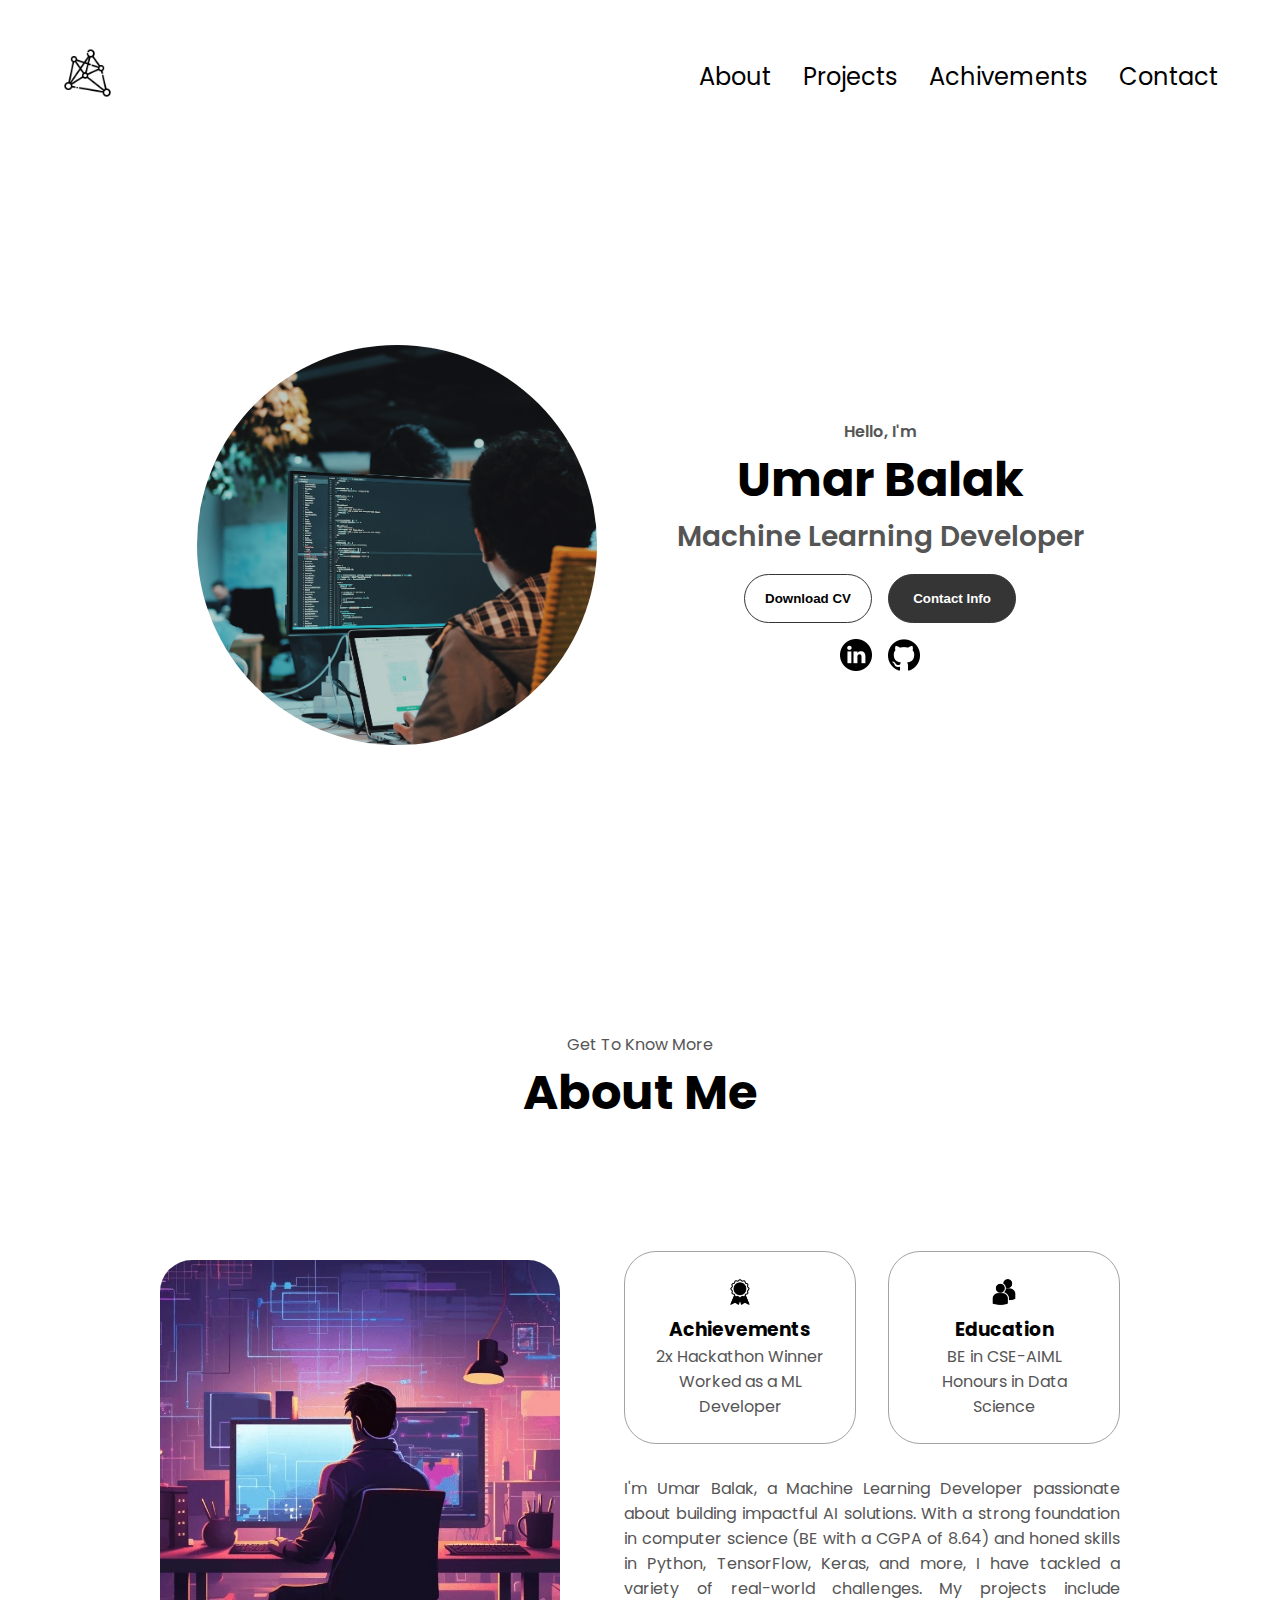
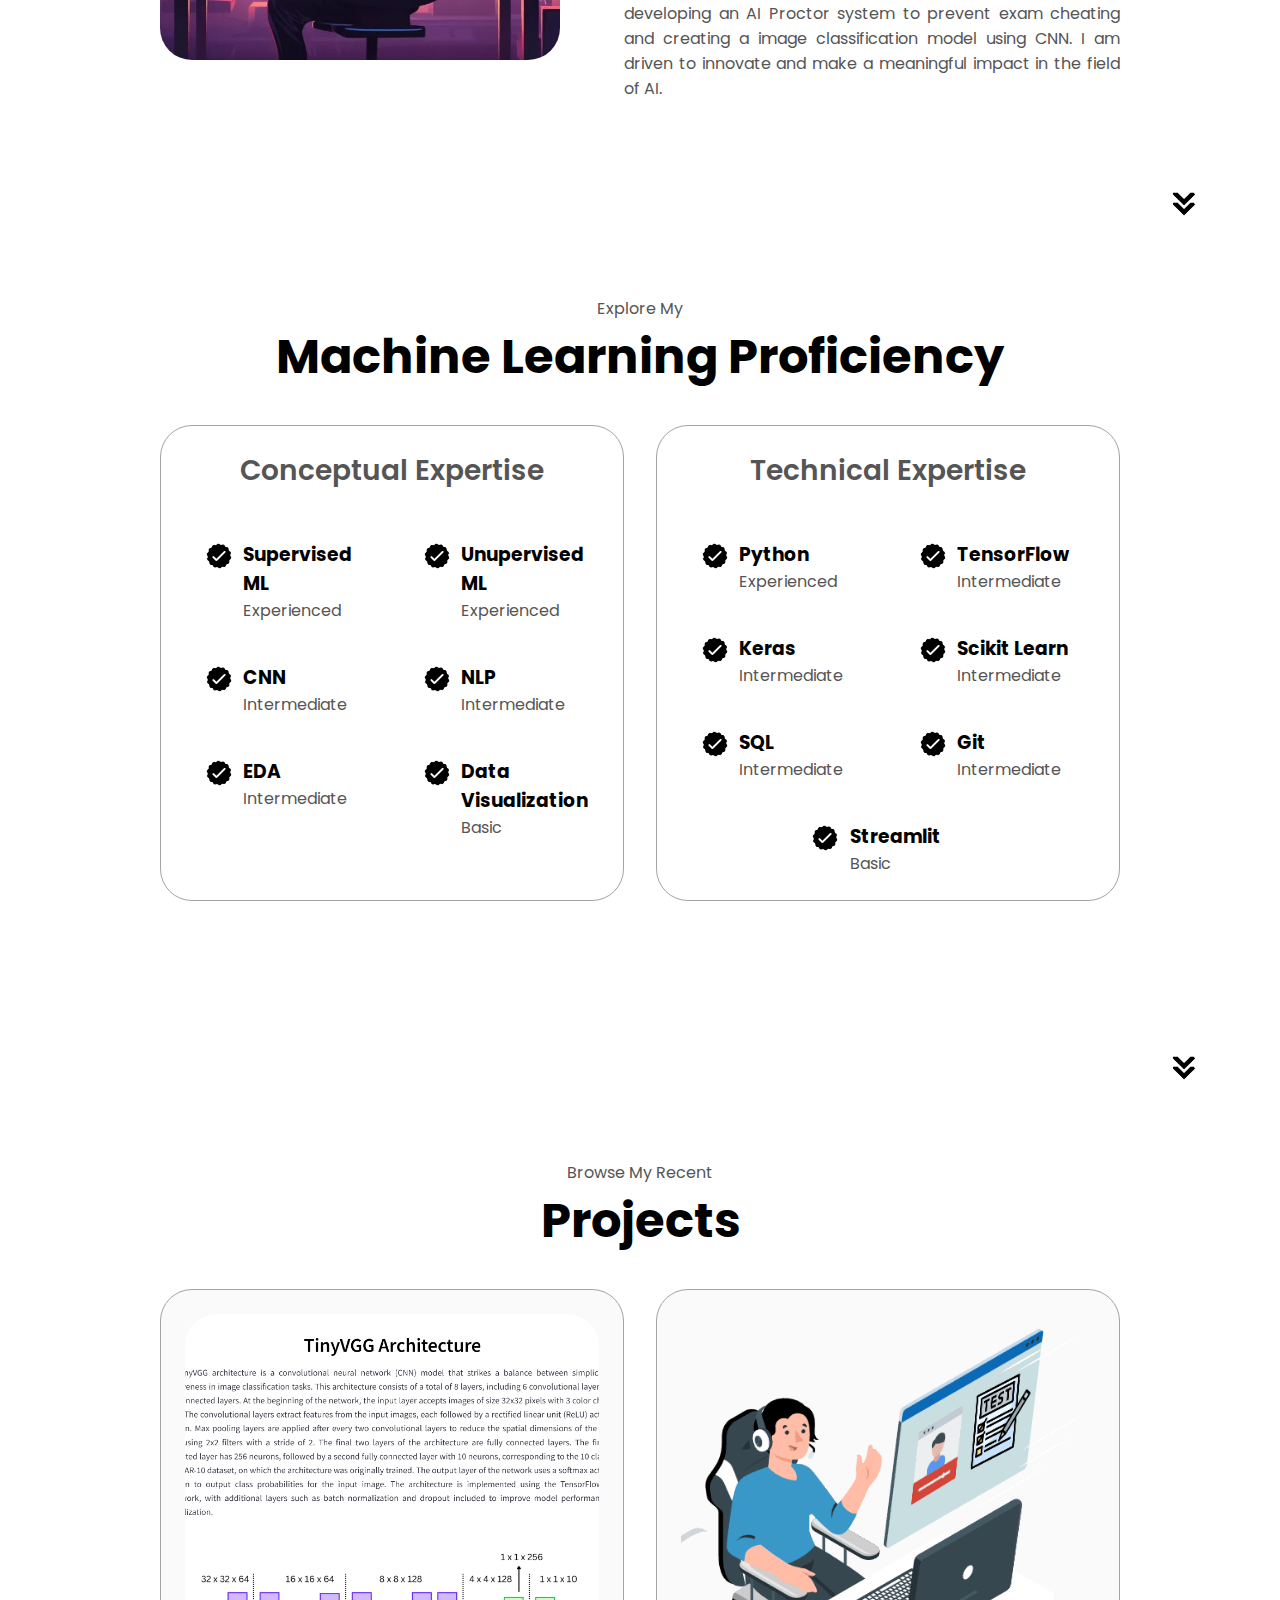
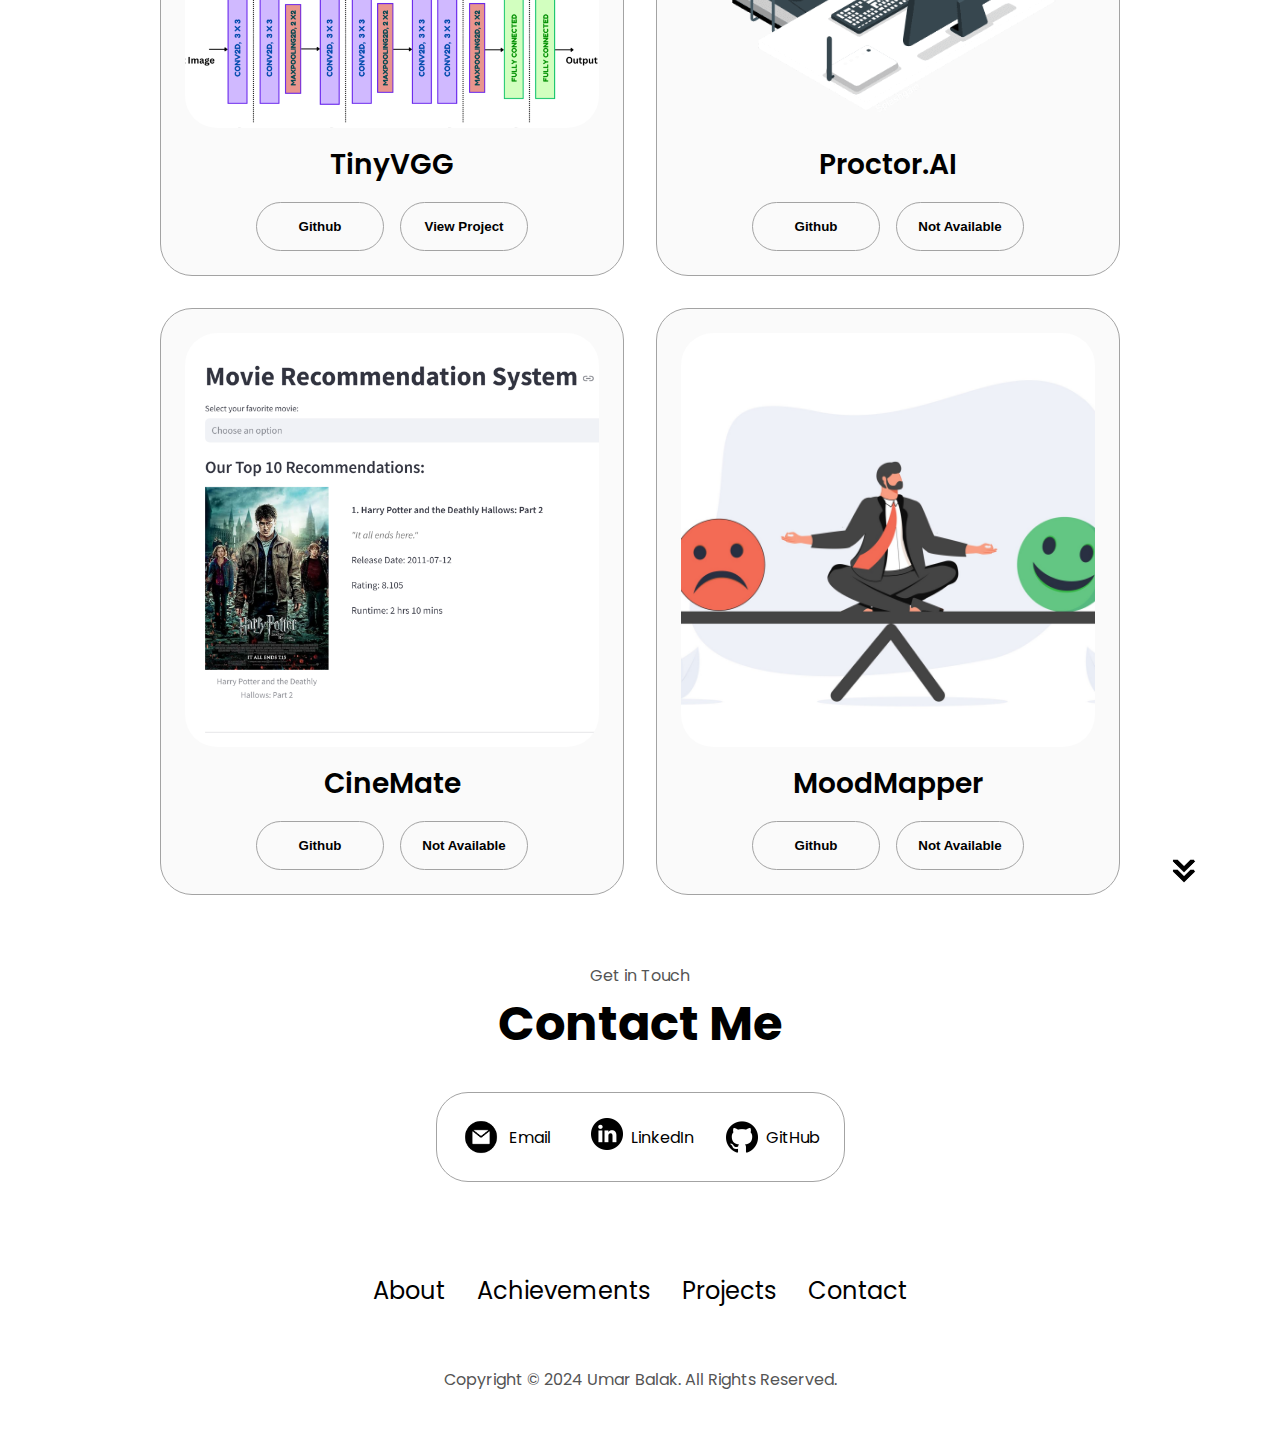
<file: index.html>
<!DOCTYPE html>
<html lang="en">
  <head>
    <meta charset="UTF-8" />
    <meta http-equiv="X-UA-Compatible" content="IE=edge" />
    <meta name="viewport" content="width=device-width, initial-scale=1.0" />
    <title>Umar's Portfolio</title>
    <link rel="stylesheet" href="style.css" />
    <link rel="stylesheet" href="mediaqueries.css" />
  </head>
  <body>
    <nav id="desktop-nav">
      <div class="logo"><img src="./assets/algorithm.png" alt="Logo"></div>
      <div>
        <ul class="nav-links">
          <li><a href="#about">About</a></li>
          <li><a href="#projects">Projects</a></li>
          <li><a href="#achivements">Achivements</a></li>
          <li><a href="#contact">Contact</a></li>
        </ul>
      </div>
    </nav>
    <nav id="hamburger-nav">
      <div class="logo"><img src="./assets/algorithm.png" alt="Logo"></div>
      <div class="hamburger-menu">
        <div class="hamburger-icon" onclick="toggleMenu()">
          <span></span>
          <span></span>
          <span></span>
        </div>
        <div class="menu-links">
          <li><a href="#about" onclick="toggleMenu()">About</a></li>
          <li><a href="#projects" onclick="toggleMenu()">Projects</a></li>
          <li>
            <a href="#achievements" onclick="toggleMenu()">Achievements</a>
          </li>
          <li><a href="#contact" onclick="toggleMenu()">Contact</a></li>
        </div>
      </div>
    </nav>
    <section id="profile">
      <div class="section__pic-container">
        <img
          src="./assets/profile-pic.jpg"
          alt="profile picture"
          style="border-radius: 50%"
        />
      </div>
      <div class="section__text">
        <p class="section__text__p1">Hello, I'm</p>
        <h1 class="title">Umar Balak</h1>
        <p class="section__text__p2">Machine Learning Developer</p>
        <div class="btn-container">
          <button
            class="btn btn-color-2"
            onclick="window.open('./assets/Resume.pdf')"
          >
            Download CV
          </button>
          <button class="btn btn-color-1" onclick="location.href='#contact'">
            Contact Info
          </button>
        </div>
        <div id="socials-container">
          <img
            src="./assets/linkedin.png"
            alt="My LinkedIn profile"
            class="icon"
            onclick="window.open('https://www.linkedin.com/in/umar-balak/');">
          <img
            src="./assets/github.png"
            alt="My Github profile"
            class="icon"
            onclick="window.open('https://github.com/UmarBalak');">
        </div>
      </div>
    </section>
    <section id="about">
      <p class="section__text__p1">Get To Know More</p>
      <h1 class="title">About Me</h1>
      <div class="section-container">
        <div class="section__pic-container">
          <img
            src="./assets/about-pic.jpg"
            alt="Profile picture"
            class="about-pic"
          />
        </div>
        <div class="about-details-container">
          <div class="about-containers">
            <div class="details-container">
              <img
                src="./assets/experience.png"
                alt="achievements icon"
                class="icon"
              />
              <h3>Achievements</h3>
              <p>2x Hackathon Winner <br />Worked as a ML Developer</p>
            </div>
            <div class="details-container">
              <img
                src="./assets/education.png"
                alt="Education icon"
                class="icon"
              />
              <h3>Education</h3>
              <p>BE in CSE-AIML<br />Honours in Data Science</p>
            </div>
          </div>
          <div class="text-container">
            <p style="text-align: justify">
              I'm Umar Balak, a Machine Learning Developer passionate about building 
              impactful AI solutions. With a strong foundation in computer science 
              (BE with a CGPA of 8.64) and honed skills in Python, TensorFlow, Keras, and more, 
              I have tackled a variety of real-world challenges. 
              My projects include developing an AI Proctor system to prevent exam cheating and 
              creating a image classification model using CNN. I am driven to innovate 
              and make a meaningful impact in the field of AI.
            </p>
          </div>
        </div>
      </div>
      <img
        src="./assets/arrow.png"
        alt="Arrow icon"
        class="icon arrow"
        onclick="location.href='./#achievements'"
      />
    </section>
    <section id="achievements">
        <p class="section__text__p1">Explore My</p>
        <h1 class="title">Machine Learning Proficiency </h1>
        <div class="achievements-details-container">
          <div class="about-containers">
            <div class="details-container">
              <h2 class="achievements-sub-title">Conceptual Expertise</h2>
              <div class="article-container">
                <article>
                  <img
                    src="./assets/checkmark.png"
                    alt="Experience icon"
                    class="icon"
                  />
                  <div>
                    <h3>Supervised ML</h3>
                    <p>Experienced</p>
                  </div>
                </article>
                <article>
                  <img
                    src="./assets/checkmark.png"
                    alt="Experience icon"
                    class="icon"
                  />
                  <div>
                    <h3>Unupervised ML</h3>
                    <p>Experienced</p>
                  </div>
                </article>
                <article>
                  <img
                    src="./assets/checkmark.png"
                    alt="Experience icon"
                    class="icon"
                  />
                  <div>
                    <h3>CNN</h3>
                    <p class="space-after-b">Intermediate</p>
                  </div>
                </article>
                <article>
                  <img
                    src="./assets/checkmark.png"
                    alt="Experience icon"
                    class="icon"
                  />
                  <div>
                    <h3>NLP</h3>
                    <p class="space-after-b">Intermediate</p>
                  </div>
                </article>
                <article>
                  <img
                    src="./assets/checkmark.png"
                    alt="Experience icon"
                    class="icon"
                  />
                  <div>
                    <h3>EDA</h3>
                    <p class="space-after-b">Intermediate</p>
                  </div>
                </article>
                <article>
                  <img
                    src="./assets/checkmark.png"
                    alt="Experience icon"
                    class="icon"
                  />
                  <div>
                    <h3>Data Visualization</h3>
                    <p class="space-after-b">Basic</p>
                  </div>
                </article>
                <!-- <article>
                  <img
                    src="./assets/checkmark.png"
                    alt="Experience icon"
                    class="icon"
                  />
                  <div>
                    <h3>Feature Engineering</h3>
                    <p>Intermediate</p>
                  </div>
                </article> -->
              </div>
            </div>
            <div class="details-container">
              <h2 class="achievements-sub-title">Technical Expertise</h2>
              <div class="article-container">
                <article>
                  <img
                    src="./assets/checkmark.png"
                    alt="Experience icon"
                    class="icon"
                  />
                  <div>
                    <h3>Python</h3>
                    <p class="space-after-b">Experienced</p>
                  </div>
                </article>
                <article>
                  <img
                    src="./assets/checkmark.png"
                    alt="Experience icon"
                    class="icon"
                  />
                  <div>
                    <h3>TensorFlow</h3>
                    <p class="space-after-b">Intermediate</p>
                  </div>
                </article>
                <article>
                  <img
                    src="./assets/checkmark.png"
                    alt="Experience icon"
                    class="icon"
                  />
                  <div>
                    <h3>Keras</h3>
                    <p class="space-after-b">Intermediate</p>
                  </div>
                </article>
                <article>
                  <img
                    src="./assets/checkmark.png"
                    alt="Experience icon"
                    class="icon"
                  />
                  <div>
                    <h3>Scikit Learn</h3>
                    <p class="space-after-b">Intermediate</p>
                  </div>
                </article>
                <article>
                  <img
                    src="./assets/checkmark.png"
                    alt="Experience icon"
                    class="icon"
                  />
                  <div>
                    <h3>SQL</h3>
                    <p class="space-after-b">Intermediate</p>
                  </div>
                </article>
                <article>
                  <img
                    src="./assets/checkmark.png"
                    alt="Experience icon"
                    class="icon"
                  />
                  <div>
                    <h3>Git</h3>
                    <p class="space-after-b">Intermediate</p>
                  </div>
                </article>
                <article>
                  <img
                    src="./assets/checkmark.png"
                    alt="Experience icon"
                    class="icon"
                  />
                  <div>
                    <h3>Streamlit</h3>
                    <p class="space-after-special">Basic</p>
                  </div>
                </article>
                
              </div>
            </div>
          </div>
        </div>
        <img
          src="./assets/arrow.png"
          alt="Arrow icon"
          class="icon arrow"
          onclick="location.href='./#projects'"
        />
      </section>
    <section id="projects">
      <p class="section__text__p1">Browse My Recent</p>
      <h1 class="title">Projects</h1>
      <div class="achievements-details-container">
        <div class="about-containers">
          <div class="details-container color-container">
            <div class="article-container">
              <img
                src="./assets/TinyVGG.png"
                alt="Project 1"
                class="project-img"
              />
            </div>
            <h2 class="achievements-sub-title project-title">TinyVGG</h2>
            <div class="btn-container">
              <button
                class="btn btn-color-2 project-btn"
                onclick="window.open('https://github.com/UmarBalak/Cifar10_VGG');">
                Github
              </button>
              <button
                class="btn btn-color-2 project-btn"
                onclick="window.open('https://tinyvgg.streamlit.app/');">
                View Project
              </button>
            </div>
          </div>
          <div class="details-container color-container">
            <div class="article-container">
              <img
                src="./assets/proctor.png"
                alt="Project 2"
                class="project-img"
              />
            </div>
            <h2 class="achievements-sub-title project-title">Proctor.AI</h2>
            <div class="btn-container">
              <button
                class="btn btn-color-2 project-btn"
              onclick="window.open('https://github.com/UmarBalak/AI-Proctor');">
                Github
              </button>
              <button
                class="btn btn-color-2 project-btn"
                onclick="location.href=''"
              >
                Not Available
              </button>
            </div>
          </div>
          <div class="details-container color-container">
            <div class="article-container">
              <img
                src="./assets/movie.png"
                alt="Project 3"
                class="project-img"
              />
            </div>
            <h2 class="achievements-sub-title project-title">CineMate</h2>
            <div class="btn-container">
              <button
                class="btn btn-color-2 project-btn"
              onclick="window.open('https://github.com/UmarBalak/CineMate');">
                Github
              </button>
              <button
                class="btn btn-color-2 project-btn"
                onclick="location.href=''"
              >
                Not Available
              </button>
            </div>
          </div>
          <div class="details-container color-container">
            <div class="article-container">
              <img
                src="./assets/sentiment.jpg"
                alt="Project 4"
                class="project-img"
              />
            </div>
            <h2 class="achievements-sub-title project-title">MoodMapper</h2>
            <div class="btn-container">
              <button
                class="btn btn-color-2 project-btn"
              onclick="window.open('https://github.com/UmarBalak/MoodMapper');">
                Github
              </button>
              <button
                class="btn btn-color-2 project-btn"
                onclick="location.href=''"
              >
                Not Available
              </button>
            </div>
          </div>
          
        </div>
      </div>
      <img
        src="./assets/arrow.png"
        alt="Arrow icon"
        class="icon arrow"
        onclick="location.href='./#contact'"
      />
    </section>
    <section id="contact">
      <p class="section__text__p1">Get in Touch</p>
      <h1 class="title">Contact Me</h1>
      <div class="contact-info-upper-container">
        <div class="contact-info-container">
          <img
            src="./assets/email.png"
            alt="Email icon"
            class="icon contact-icon email-icon"/>
          <p><a href="mailto:umarbalak35@gmail.com">Email</p>
        </div>
        <div class="contact-info-container">
          <img
            src="./assets/linkedin.png"
            alt="LinkedIn icon"
            class="icon contact-icon"
          />
          <p><a href="https://www.linkedin.com/in/umar-balak/" target="_blank">LinkedIn</a></p>
        </div>
        <div class="contact-info-container">
          <img
            src="./assets/github.png"
            alt="LinkedIn icon"
            class="icon contact-icon"
          />
          <p><a href="https://github.com/UmarBalak" target="_blank">GitHub</a></p>
        </div>
      </div>
    </section>
    <footer>
      <nav>
        <div class="nav-links-container">
          <ul class="nav-links">
            <li><a href="#about">About</a></li>
            <li><a href="#achievements">Achievements</a></li>
            <li><a href="#projects">Projects</a></li>
            <li><a href="#contact">Contact</a></li>
          </ul>
        </div>
      </nav>
      <p>Copyright &#169; 2024 Umar Balak. All Rights Reserved.</p>
    </footer>
    <script src="script.js"></script>
  </body>
</html>
</file>
<file: style.css>
/* GENERAL */

@import url("https://fonts.googleapis.com/css2?family=Poppins:wght@300;400;500;600&display=swap");
@import url("https://fonts.googleapis.com/css2?family=Parisienne&display=swap");

* {
  margin: 0;
  padding: 0;
}

body {
  font-family: "Poppins", sans-serif;
}

html {
  scroll-behavior: smooth;
}

p {
  color: rgb(85, 85, 85);
}

/* TRANSITION */

a,
.btn {
  transition: all 300ms ease;
}

/* DESKTOP NAV */

nav,
.nav-links {
  display: flex;
}

nav {
  justify-content: space-around;
  align-items: center;
  height: 17vh;
}

.nav-links {
  gap: 2rem;
  list-style: none;
  font-size: 1.5rem;
}

a {
  color: black;
  text-decoration: none;
  text-decoration-color: white;
}

a:hover {
  color: grey;
  text-decoration: underline;
  text-underline-offset: 1rem;
  text-decoration-color: rgb(181, 181, 181);
}

.logo img {
  max-width: 10%; /* Ensures the image does not exceed its container */
  height: auto; /* Maintains aspect ratio */
}

.logo:hover {
  cursor: default;
}

/* HAMBURGER MENU */

#hamburger-nav {
  display: none;
}

.hamburger-menu {
  position: relative;
  display: inline-block;
}

.hamburger-icon {
  display: flex;
  flex-direction: column;
  justify-content: space-between;
  height: 24px;
  width: 30px;
  cursor: pointer;
}

.hamburger-icon span {
  width: 100%;
  height: 2px;
  background-color: black;
  transition: all 0.3 ease-in-out;
}

.menu-links {
  position: absolute;
  top: 100%;
  right: 0;
  background-color: white;
  width: fit-content;
  max-height: 0;
  overflow: hidden;
  transition: all 0.3 ease-in-out;
}

.menu-links a {
  display: block;
  padding: 10px;
  text-align: center;
  font-size: 1.5rem;
  color: black;
  text-decoration: none;
  transition: all 0.3 ease-in-out;
}

.menu-links li {
  list-style: none;
}

.menu-links.open {
  max-height: 300px;
}

.hamburger-icon.open span:first-child {
  transform: rotate(45deg) translate(10px, 5px);
}

.hamburger-icon.open span:nth-child(2) {
  opacity: 0;
}

.hamburger-icon.open span:last-child {
  transform: rotate(-45deg) translate(10px, -5px);
}

.hamburger-icon span:first-child {
  transform: none;
}

.hamburger-icon span:first-child {
  opacity: 1;
}

.hamburger-icon span:first-child {
  transform: none;
}

/* SECTIONS */

section {
  padding-top: 4vh;
  height: 96vh;
  margin: 0 10rem;
  box-sizing: border-box;
  min-height: fit-content;
}

.section-container {
  display: flex;
}

/* PROFILE SECTION */

#profile {
  display: flex;
  justify-content: center;
  gap: 5rem;
  height: 80vh;
}

.section__pic-container {
  display: flex;
  height: 400px;
  width: 400px;
  margin: auto 0;
}

.section__text {
  align-self: center;
  text-align: center;
}

.section__text p {
  font-weight: 600;
}

.section__text__p1 {
  text-align: center;
}

.section__text__p2 {
  font-size: 1.75rem;
  margin-bottom: 1rem;
}

.title {
  font-size: 3rem;
  text-align: center;
}

#socials-container {
  display: flex;
  justify-content: center;
  margin-top: 1rem;
  gap: 1rem;
}

/* ICONS */

.icon {
  cursor: pointer;
  height: 2rem;
}

/* BUTTONS */

.btn-container {
  display: flex;
  justify-content: center;
  gap: 1rem;
}

.btn {
  font-weight: 600;
  transition: all 300ms ease;
  padding: 1rem;
  width: 8rem;
  border-radius: 2rem;
}

.btn-color-1,
.btn-color-2 {
  border: rgb(53, 53, 53) 0.1rem solid;
}

.btn-color-1:hover,
.btn-color-2:hover {
  cursor: pointer;
}

.btn-color-1,
.btn-color-2:hover {
  background: rgb(53, 53, 53);
  color: white;
}

.btn-color-1:hover {
  background: rgb(0, 0, 0);
}

.btn-color-2 {
  background: none;
}

.btn-color-2:hover {
  border: rgb(255, 255, 255) 0.1rem solid;
}

.btn-container {
  gap: 1rem;
}

/* ABOUT SECTION */

#about {
  position: relative;
}

.about-containers {
  gap: 2rem;
  margin-bottom: 2rem;
  margin-top: 2rem;
}

.about-details-container {
  justify-content: center;
  flex-direction: column;
}

.about-containers,
.about-details-container {
  display: flex;
}

.about-pic {
  border-radius: 2rem;
}

.arrow {
  position: absolute;
  right: -5rem;
  bottom: 2.5rem;
}

.details-container {
  padding: 1.5rem;
  flex: 1;
  background: white;
  border-radius: 2rem;
  border: rgb(53, 53, 53) 0.1rem solid;
  border-color: rgb(163, 163, 163);
  text-align: center;
}

.section-container {
  gap: 4rem;
  height: 80%;
}

.section__pic-container {
  height: 400px;
  width: 400px;
  margin: auto 0;
}

/* achievements SECTION */

#achievements {
    position: relative;
  }
  
  .achievements-sub-title {
    color: rgb(85, 85, 85);
    font-weight: 600;
    font-size: 1.75rem;
    margin-bottom: 3rem;
  }
  
  .achievements-details-container {
    display: flex;
    justify-content: center;
    flex-direction: column;
  }
  
  .article-container {
    display: flex;
    text-align: initial;
    flex-wrap: wrap;
    flex-direction: row;
    gap: 2.5rem;
    justify-content: space-evenly;
  }
  
  article {
    display: flex;
    width: 10rem;
    justify-content: space-around;
    gap: 0.5rem;
  }
  
  article .icon {
    cursor: default;
  }
  p.space-after-b::after {
    content: "\00a0\00a0\00a0\00a0\00a0\00a0\00a0\00a0\00a0\00a0\00a0\00a0\00a0\00a0"; /* Unicode for non-breaking space (three times) */
  }
  p.space-after-special::after {
    content: "\00a0\00a0\00a0\00a0\00a0\00a0\00a0\00a0\00a0\00a0\00a0\00a0\00a0\00a0\00a0\00a0\00a0\00a0\00a0"; /* Unicode for non-breaking space (three times) */
  }
  

/* PROJECTS SECTION */

#projects {
  position: relative;
}


.color-container {
  border-color: rgb(163, 163, 163);
  background: rgb(250, 250, 250);
}

.project-img {
  width: 100%;
  height: 100%;
  object-fit: cover; /* Ensures the image fits within the container without distortion */
  border-radius: 2rem
}

.project-title {
  margin: 1rem;
  color: black;
}

.project-btn {
  color: black;
  border-color: rgb(163, 163, 163);
}

/* CONTACT */

#contact {
  display: flex;
  justify-content: center;
  flex-direction: column;
  height: 70vh;
}

.contact-info-upper-container {
  display: flex;
  justify-content: space;
  align-items: center;
  border-radius: 2rem;
  border: rgb(53, 53, 53) 0.1rem solid;
  border-color: rgb(163, 163, 163);
  background: (250, 250, 250);
  margin: 2rem auto;
  padding: 0.5rem;
}

.contact-info-container {
  display: flex;
  align-items: center;
  justify-content: center;
  gap: 0.5rem;
  margin: 1rem;
}

.contact-info-container img {
  object-fit: cover;
}

.contact-icon {
  cursor: default;
}

.email-icon {
  height: 2.5rem;
}

/* FOOTER SECTION */

footer {
  height: 26vh;
  margin: 0 1rem;
}

footer p {
  text-align: center;
}
</file>
<file: mediaqueries.css>
@media screen and (max-width: 1400px) {
    #profile {
      height: 83vh;
      margin-bottom: 6rem;
    }
    .about-containers {
      flex-wrap: wrap;
    }
    #contact,
    #projects {
      height: fit-content;
    }
  }
  
  @media screen and (max-width: 1200px) {
    #desktop-nav {
      display: none;
    }
    #hamburger-nav {
      display: flex;
    }
    #achievements,
    .achievements-details-container {
      margin-top: 2rem;
    }
    #profile,
    .section-container {
      display: block;
    }
    .arrow {
      display: none;
    }
    section,
    .section-container {
      height: fit-content;
    }
    section {
      margin: 0 5%;
    }
    .section__pic-container {
      width: 275px;
      height: 275px;
      margin: 0 auto 2rem;
    }
    .about-containers {
      margin-top: 0;
    }
  }
  
  @media screen and (max-width: 600px) {
    #contact,
    footer {
      height: 40vh;
    }
    #profile {
      height: 83vh;
      margin-bottom: 0;
    }
    article {
      font-size: 1rem;
    }
    footer nav {
      height: fit-content;
      margin-bottom: 2rem;
    }
    .about-containers,
    .contact-info-upper-container,
    .btn-container {
      flex-wrap: wrap;
    }
    .contact-info-container {
      margin: 0;
    }
    .contact-info-container p,
    .nav-links li a {
      font-size: 1rem;
    }
    .achievements-sub-title {
      font-size: 1.25rem;
    }
    .logo {
      font-size: 1.5rem;
    }
    .nav-links {
      flex-direction: column;
      gap: 0.5rem;
      text-align: center;
    }
    .section__pic-container {
      width: auto;
      height: 46vw;
      justify-content: center;
    }
    .section__text__p2 {
      font-size: 1.25rem;
    }
    .title {
      font-size: 2rem;
    }
    .text-container {
      text-align: justify;
    }
  }
</file>
